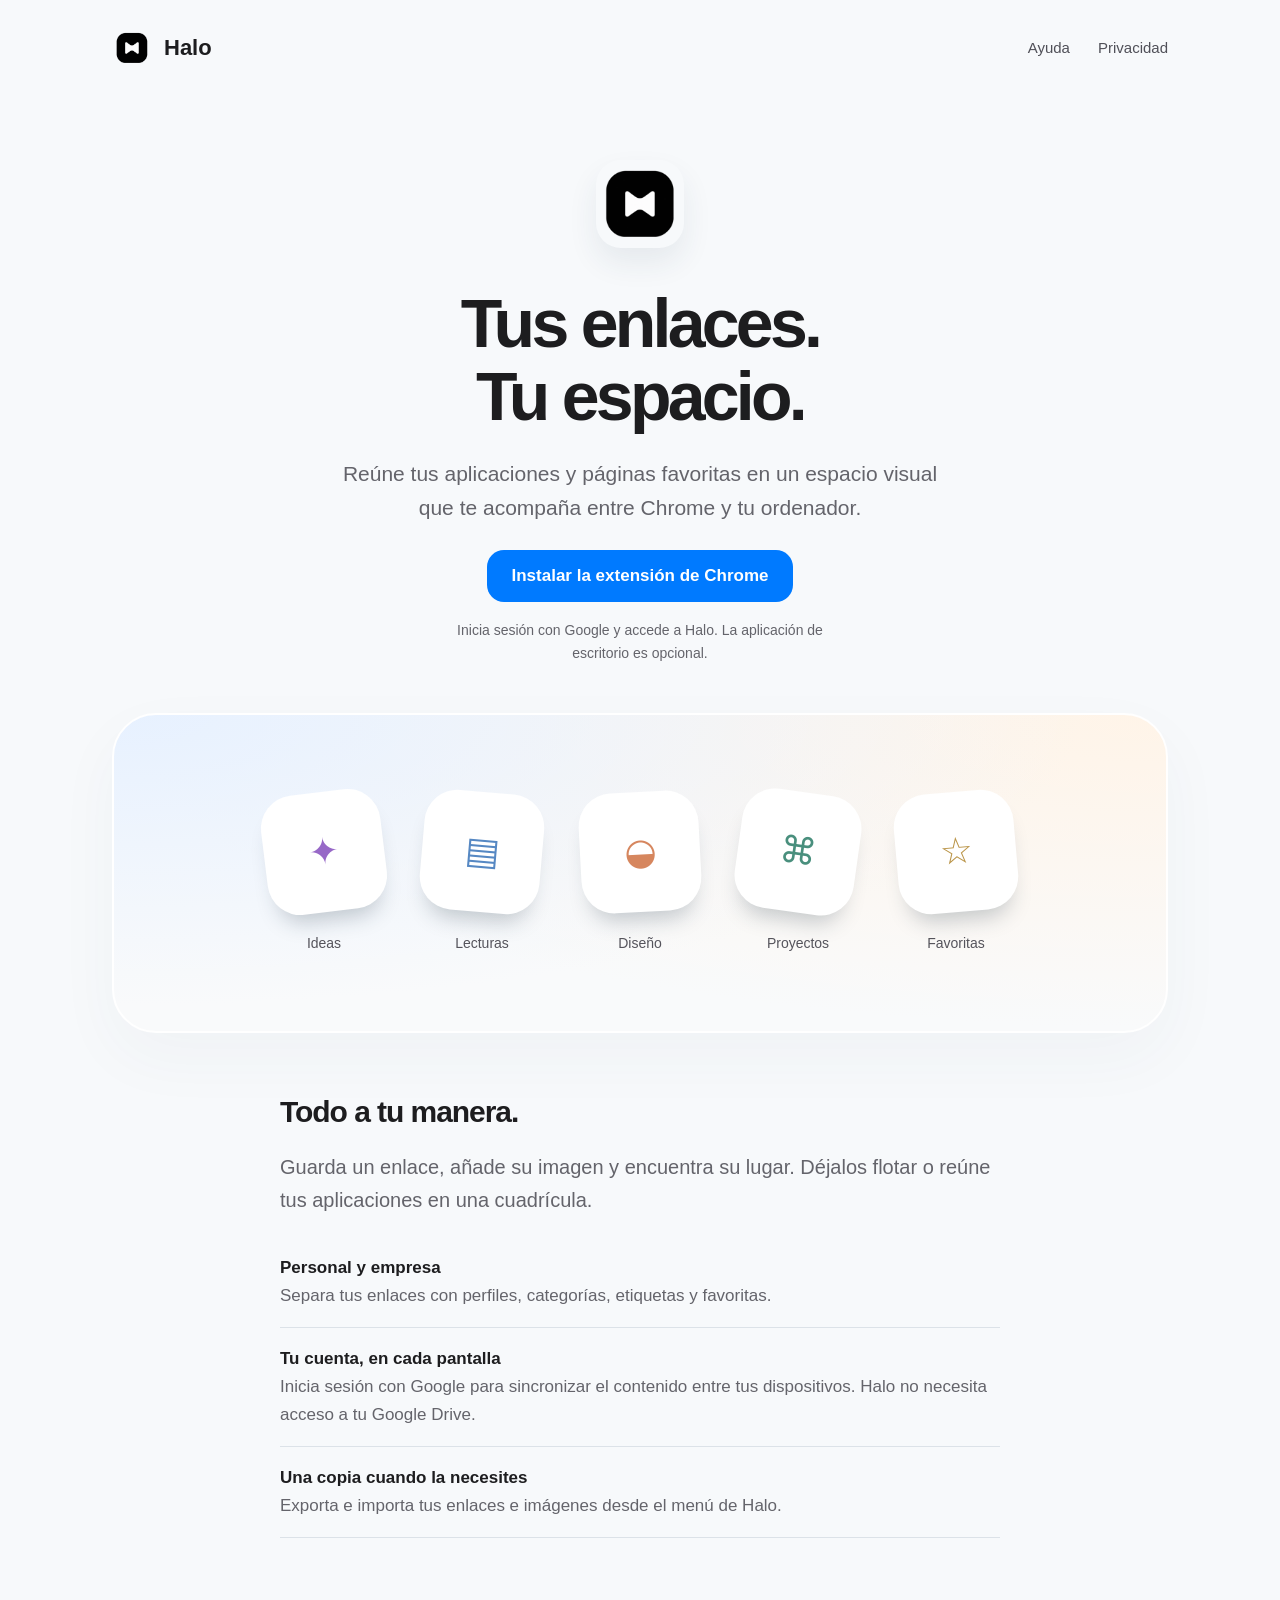
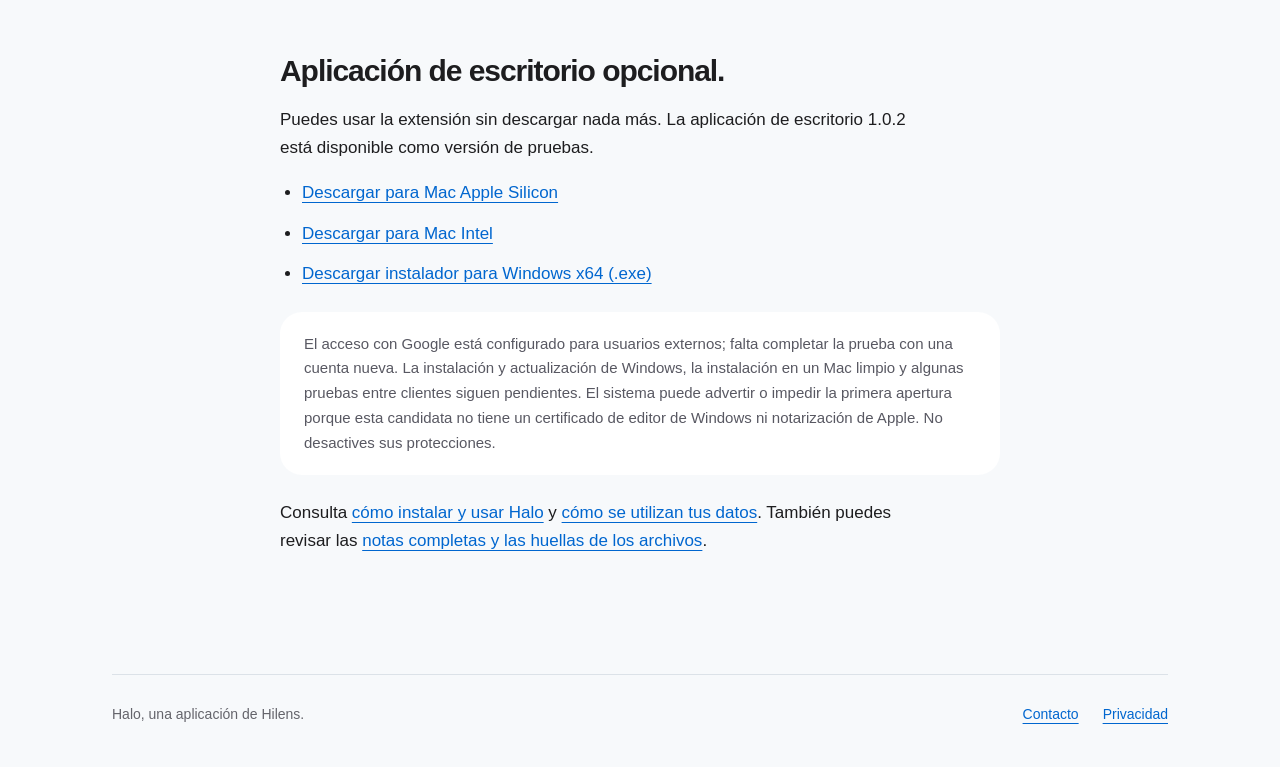
<file: docs/index.html>
<!doctype html>
<html lang="es"><head><meta name="referrer" content="no-referrer"><script src="auth-return.js"></script><meta charset="utf-8"><meta name="viewport" content="width=device-width,initial-scale=1"><title>Halo — tus enlaces, tu espacio</title><meta name="description" content="Organiza tus enlaces y aplicaciones con Halo para Chrome, Mac y Windows. Descargas de prueba, ayuda y privacidad."><link rel="icon" href="[data-uri]"><link rel="stylesheet" href="style.css"></head><body><header><a class="brand" href="./"><img src="[data-uri]" alt="">Halo</a><nav aria-label="Principal"><a href="help.html">Ayuda</a><a href="privacy.html">Privacidad</a></nav></header><main><section class="hero"><img src="[data-uri]" alt="Logotipo de Halo"><h1>Tus enlaces.<br>Tu espacio.</h1><p>Reúne tus aplicaciones y páginas favoritas en un espacio visual que te acompaña entre Chrome y tu ordenador.</p><a class="button" href="https://chromewebstore.google.com/detail/cpfcomldghamahlijcabjcgnepohioef">Instalar la extensión de Chrome</a><p class="note">Inicia sesión con Google y accede a Halo. La aplicación de escritorio es opcional.</p></section><div class="workspace" role="img" aria-label="Ejemplo ilustrativo: accesos flotantes a ideas, lecturas, diseño, proyectos y favoritas"><div class="tile" style="--n:0;--c:#9768c7;--r:-7deg"><span aria-hidden="true">✦</span><small>Ideas</small></div><div class="tile" style="--n:1;--c:#5688c3;--r:5deg"><span aria-hidden="true">▤</span><small>Lecturas</small></div><div class="tile" style="--n:2;--c:#d6865e;--r:-3deg"><span aria-hidden="true">◒</span><small>Diseño</small></div><div class="tile" style="--n:3;--c:#498f7d;--r:8deg"><span aria-hidden="true">⌘</span><small>Proyectos</small></div><div class="tile" style="--n:4;--c:#ba9447;--r:-5deg"><span aria-hidden="true">☆</span><small>Favoritas</small></div></div><section class="intro"><h2>Todo a tu manera.</h2><p>Guarda un enlace, añade su imagen y encuentra su lugar. Déjalos flotar o reúne tus aplicaciones en una cuadrícula.</p><ul class="features"><li><strong>Personal y empresa</strong><span>Separa tus enlaces con perfiles, categorías, etiquetas y favoritas.</span></li><li><strong>Tu cuenta, en cada pantalla</strong><span>Inicia sesión con Google para sincronizar el contenido entre tus dispositivos. Halo no necesita acceso a tu Google Drive.</span></li><li><strong>Una copia cuando la necesites</strong><span>Exporta e importa tus enlaces e imágenes desde el menú de Halo.</span></li></ul></section><section class="downloads" id="descargas"><h2>Aplicación de escritorio opcional.</h2><p>Puedes usar la extensión sin descargar nada más. La aplicación de escritorio 1.0.2 está disponible como versión de pruebas.</p><ul><li><a href="https://github.com/hilenscom/Halo-Releases/releases/download/v1.0.2/Halo-Mac-arm64.zip">Descargar para Mac Apple Silicon</a></li><li><a href="https://github.com/hilenscom/Halo-Releases/releases/download/v1.0.2/Halo-Mac-x64.zip">Descargar para Mac Intel</a></li><li><a href="https://github.com/hilenscom/Halo-Releases/releases/download/v1.0.2/Halo-1.0.2-win-x64.exe">Descargar instalador para Windows x64 (.exe)</a></li></ul><aside>El acceso con Google está configurado para usuarios externos; falta completar la prueba con una cuenta nueva. La instalación y actualización de Windows, la instalación en un Mac limpio y algunas pruebas entre clientes siguen pendientes. El sistema puede advertir o impedir la primera apertura porque esta candidata no tiene un certificado de editor de Windows ni notarización de Apple. No desactives sus protecciones.</aside><p>Consulta <a href="help.html">cómo instalar y usar Halo</a> y <a href="privacy.html">cómo se utilizan tus datos</a>. También puedes revisar las <a href="https://github.com/hilenscom/Halo-Releases/releases/tag/v1.0.2">notas completas y las huellas de los archivos</a>.</p></section></main><footer><span>Halo, una aplicación de Hilens.</span><div><a href="mailto:hilensmedia@gmail.com">Contacto</a><a href="privacy.html">Privacidad</a></div></footer></body></html>
</file>
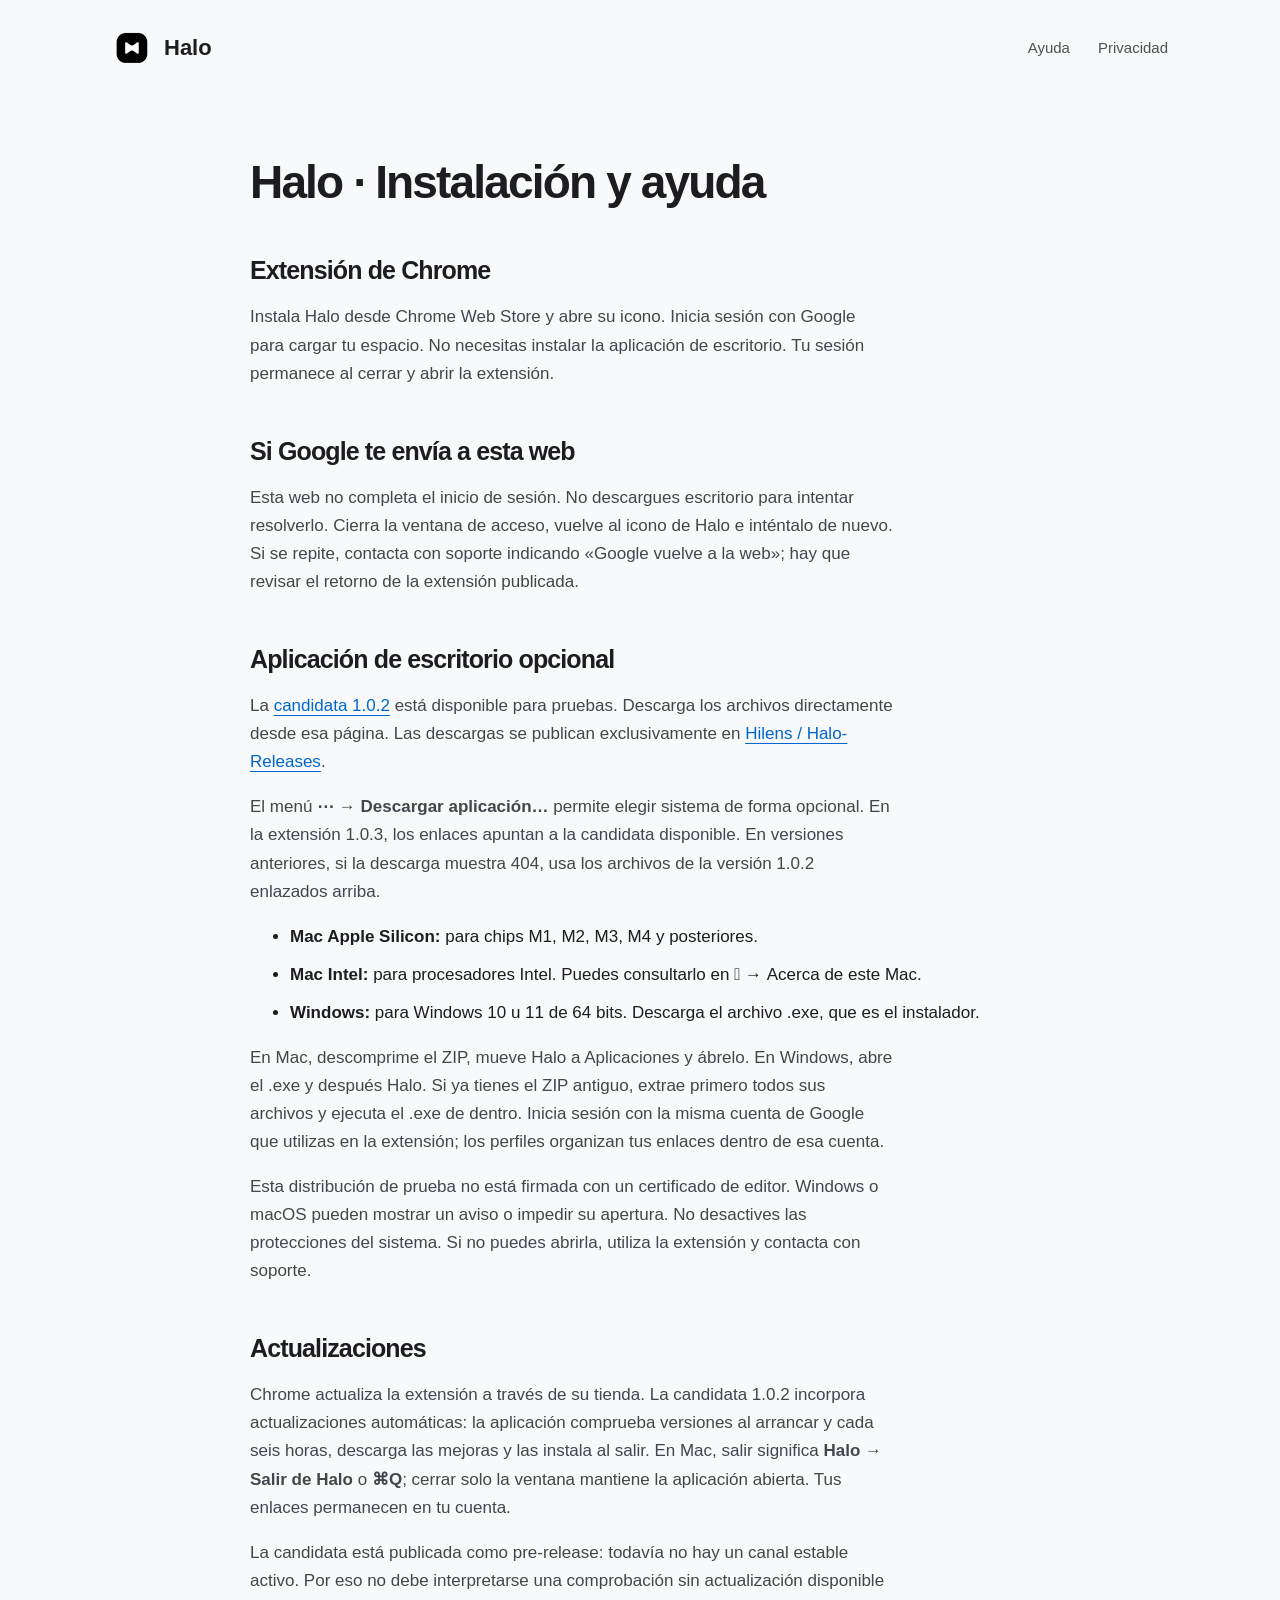
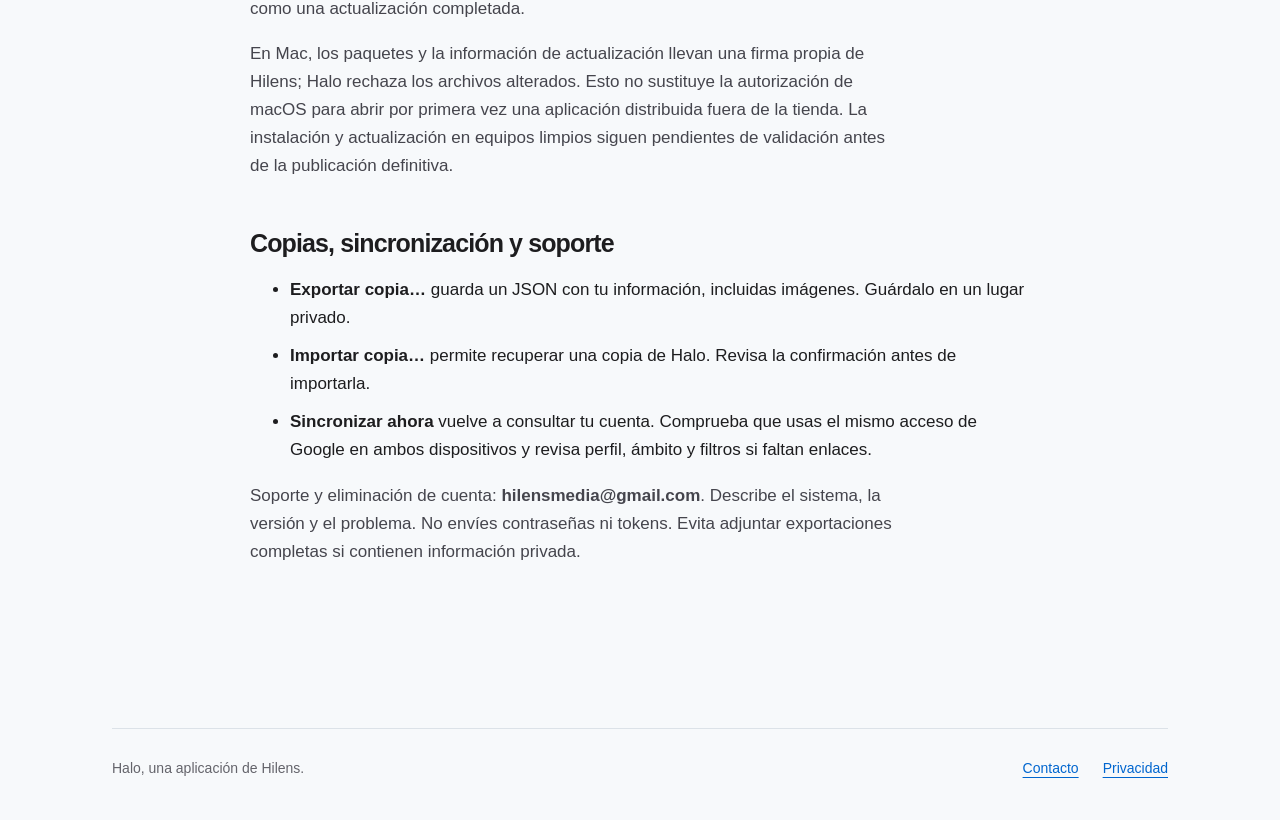
<file: docs/help.html>
<!doctype html>
<html lang="es"><head><meta charset="utf-8"><meta name="viewport" content="width=device-width,initial-scale=1"><title>Instalación y ayuda de Halo</title><meta name="description" content="Instalación y ayuda de Halo — Hilens."><link rel="icon" href="[data-uri]"><link rel="stylesheet" href="style.css"></head><body><header><a class="brand" href="./"><img src="[data-uri]" alt="">Halo</a><nav aria-label="Principal"><a href="help.html">Ayuda</a><a href="privacy.html">Privacidad</a></nav></header><main><article class="prose"><h1>Halo · Instalación y ayuda</h1><h2>Extensión de Chrome</h2><p>Instala Halo desde Chrome Web Store y abre su icono. Inicia sesión con Google para cargar tu espacio. No necesitas instalar la aplicación de escritorio. Tu sesión permanece al cerrar y abrir la extensión.</p><h2>Si Google te envía a esta web</h2><p>Esta web no completa el inicio de sesión. No descargues escritorio para intentar resolverlo. Cierra la ventana de acceso, vuelve al icono de Halo e inténtalo de nuevo. Si se repite, contacta con soporte indicando «Google vuelve a la web»; hay que revisar el retorno de la extensión publicada.</p><h2>Aplicación de escritorio opcional</h2><p>La <a href="https://github.com/hilenscom/Halo-Releases/releases/tag/v1.0.2">candidata 1.0.2</a> está disponible para pruebas. Descarga los archivos directamente desde esa página. Las descargas se publican exclusivamente en <a href="https://github.com/hilenscom/Halo-Releases/releases">Hilens / Halo-Releases</a>.</p><p>El menú <strong>⋯ → Descargar aplicación…</strong> permite elegir sistema de forma opcional. En la extensión 1.0.3, los enlaces apuntan a la candidata disponible. En versiones anteriores, si la descarga muestra 404, usa los archivos de la versión 1.0.2 enlazados arriba.</p><ul><li><strong>Mac Apple Silicon:</strong> para chips M1, M2, M3, M4 y posteriores.</li><li><strong>Mac Intel:</strong> para procesadores Intel. Puedes consultarlo en  → Acerca de este Mac.</li><li><strong>Windows:</strong> para Windows 10 u 11 de 64 bits. Descarga el archivo .exe, que es el instalador.</li></ul><p>En Mac, descomprime el ZIP, mueve Halo a Aplicaciones y ábrelo. En Windows, abre el .exe y después Halo. Si ya tienes el ZIP antiguo, extrae primero todos sus archivos y ejecuta el .exe de dentro. Inicia sesión con la misma cuenta de Google que utilizas en la extensión; los perfiles organizan tus enlaces dentro de esa cuenta.</p><p>Esta distribución de prueba no está firmada con un certificado de editor. Windows o macOS pueden mostrar un aviso o impedir su apertura. No desactives las protecciones del sistema. Si no puedes abrirla, utiliza la extensión y contacta con soporte.</p><h2>Actualizaciones</h2><p>Chrome actualiza la extensión a través de su tienda. La candidata 1.0.2 incorpora actualizaciones automáticas: la aplicación comprueba versiones al arrancar y cada seis horas, descarga las mejoras y las instala al salir. En Mac, salir significa <strong>Halo → Salir de Halo</strong> o <strong>⌘Q</strong>; cerrar solo la ventana mantiene la aplicación abierta. Tus enlaces permanecen en tu cuenta.</p><p>La candidata está publicada como pre-release: todavía no hay un canal estable activo. Por eso no debe interpretarse una comprobación sin actualización disponible como una actualización completada.</p><p>En Mac, los paquetes y la información de actualización llevan una firma propia de Hilens; Halo rechaza los archivos alterados. Esto no sustituye la autorización de macOS para abrir por primera vez una aplicación distribuida fuera de la tienda. La instalación y actualización en equipos limpios siguen pendientes de validación antes de la publicación definitiva.</p><h2>Copias, sincronización y soporte</h2><ul><li><strong>Exportar copia…</strong> guarda un JSON con tu información, incluidas imágenes. Guárdalo en un lugar privado.</li><li><strong>Importar copia…</strong> permite recuperar una copia de Halo. Revisa la confirmación antes de importarla.</li><li><strong>Sincronizar ahora</strong> vuelve a consultar tu cuenta. Comprueba que usas el mismo acceso de Google en ambos dispositivos y revisa perfil, ámbito y filtros si faltan enlaces.</li></ul><p>Soporte y eliminación de cuenta: <strong>hilensmedia@gmail.com</strong>. Describe el sistema, la versión y el problema. No envíes contraseñas ni tokens. Evita adjuntar exportaciones completas si contienen información privada.
</p></article></main><footer><span>Halo, una aplicación de Hilens.</span><div><a href="mailto:hilensmedia@gmail.com">Contacto</a><a href="privacy.html">Privacidad</a></div></footer></body></html>
</file>
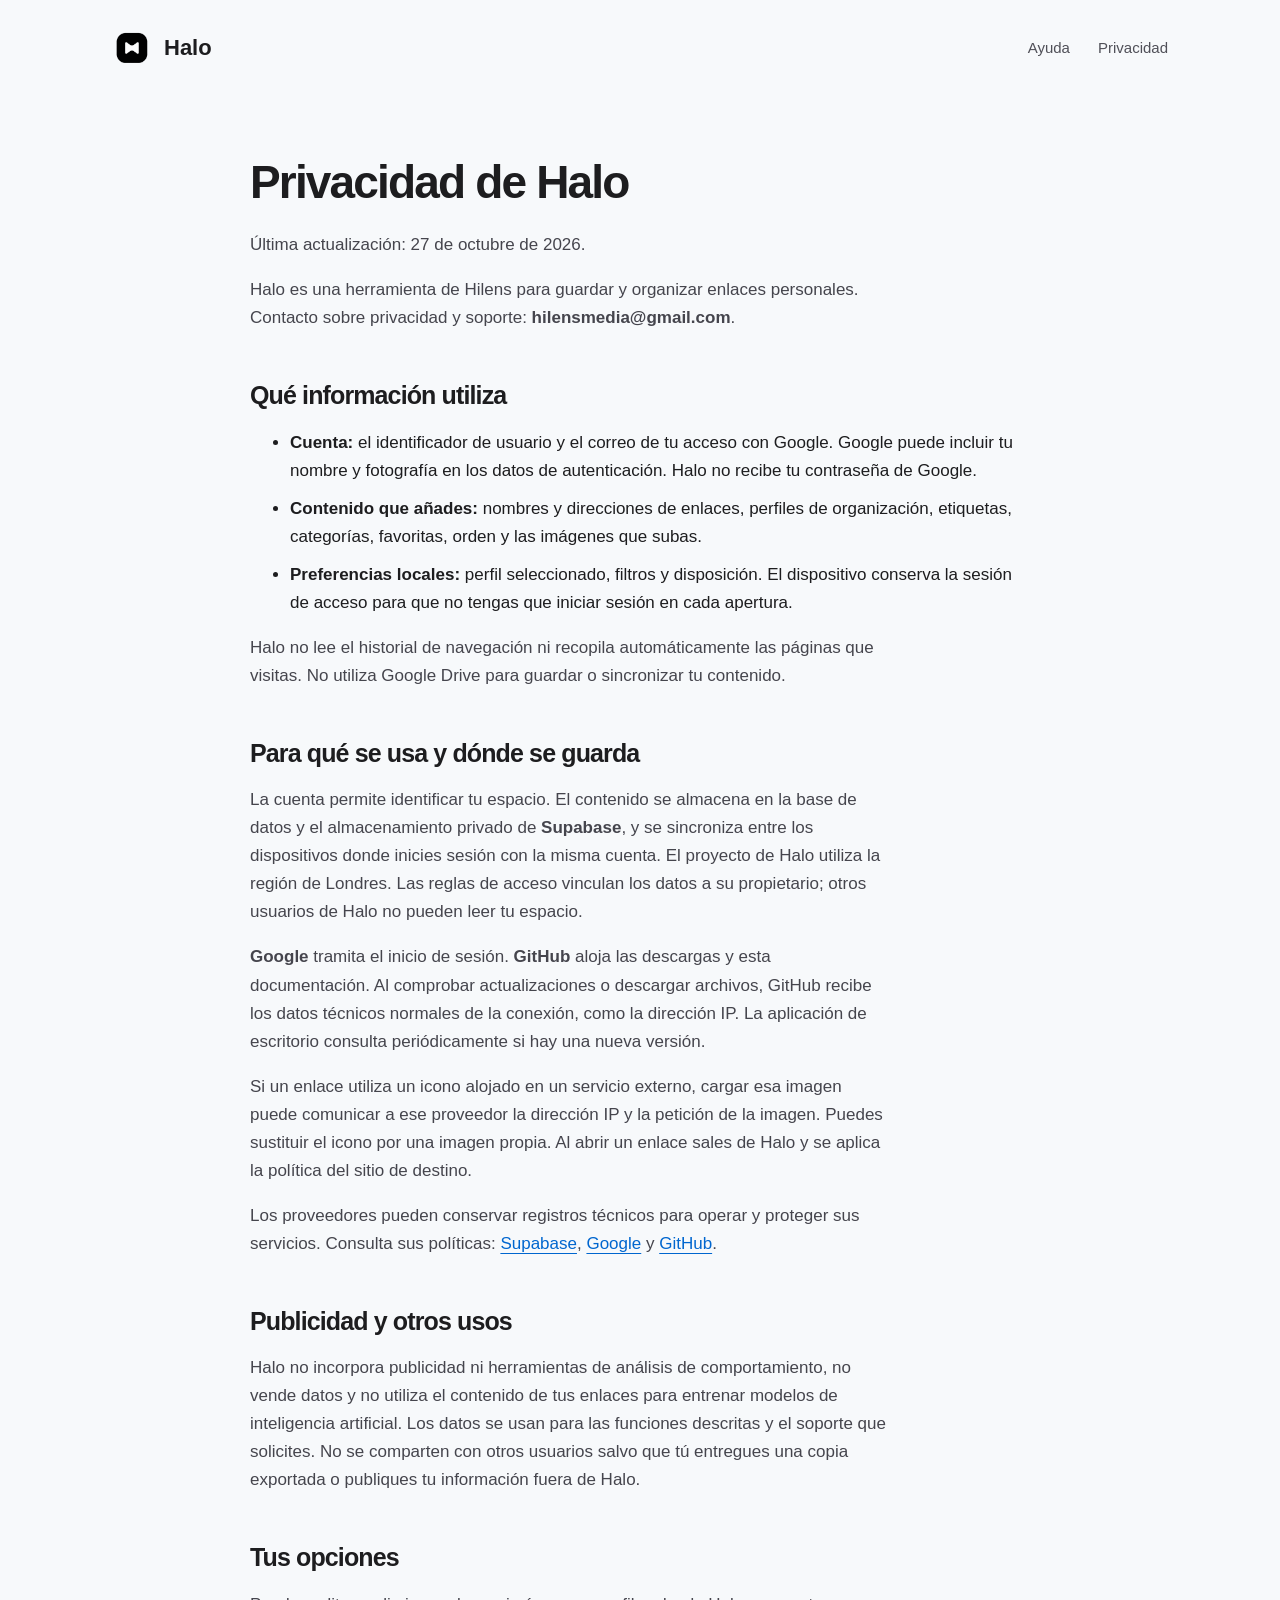
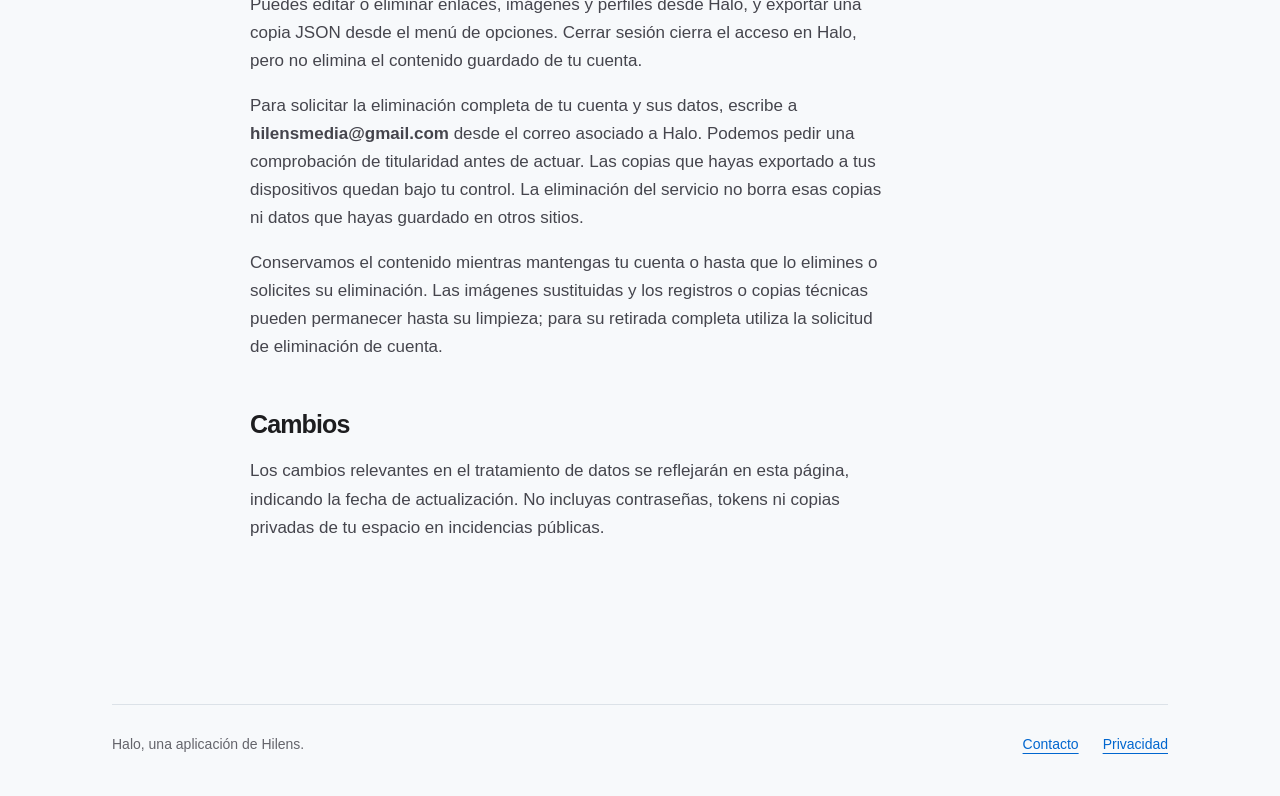
<file: docs/privacy.html>
<!doctype html>
<html lang="es"><head><meta charset="utf-8"><meta name="viewport" content="width=device-width,initial-scale=1"><title>Privacidad de Halo</title><meta name="description" content="Privacidad de Halo — Hilens."><link rel="icon" href="[data-uri]"><link rel="stylesheet" href="style.css"></head><body><header><a class="brand" href="./"><img src="[data-uri]" alt="">Halo</a><nav aria-label="Principal"><a href="help.html">Ayuda</a><a href="privacy.html">Privacidad</a></nav></header><main><article class="prose"><h1>Privacidad de Halo</h1><p>Última actualización: 27 de octubre de 2026.</p><p>Halo es una herramienta de Hilens para guardar y organizar enlaces personales. Contacto sobre privacidad y soporte: <strong>hilensmedia@gmail.com</strong>.</p><h2>Qué información utiliza</h2><ul><li><strong>Cuenta:</strong> el identificador de usuario y el correo de tu acceso con Google. Google puede incluir tu nombre y fotografía en los datos de autenticación. Halo no recibe tu contraseña de Google.</li><li><strong>Contenido que añades:</strong> nombres y direcciones de enlaces, perfiles de organización, etiquetas, categorías, favoritas, orden y las imágenes que subas.</li><li><strong>Preferencias locales:</strong> perfil seleccionado, filtros y disposición. El dispositivo conserva la sesión de acceso para que no tengas que iniciar sesión en cada apertura.</li></ul><p>Halo no lee el historial de navegación ni recopila automáticamente las páginas que visitas. No utiliza Google Drive para guardar o sincronizar tu contenido.</p><h2>Para qué se usa y dónde se guarda</h2><p>La cuenta permite identificar tu espacio. El contenido se almacena en la base de datos y el almacenamiento privado de <strong>Supabase</strong>, y se sincroniza entre los dispositivos donde inicies sesión con la misma cuenta. El proyecto de Halo utiliza la región de Londres. Las reglas de acceso vinculan los datos a su propietario; otros usuarios de Halo no pueden leer tu espacio.</p><p><strong>Google</strong> tramita el inicio de sesión. <strong>GitHub</strong> aloja las descargas y esta documentación. Al comprobar actualizaciones o descargar archivos, GitHub recibe los datos técnicos normales de la conexión, como la dirección IP. La aplicación de escritorio consulta periódicamente si hay una nueva versión.</p><p>Si un enlace utiliza un icono alojado en un servicio externo, cargar esa imagen puede comunicar a ese proveedor la dirección IP y la petición de la imagen. Puedes sustituir el icono por una imagen propia. Al abrir un enlace sales de Halo y se aplica la política del sitio de destino.</p><p>Los proveedores pueden conservar registros técnicos para operar y proteger sus servicios. Consulta sus políticas: <a href="https://supabase.com/privacy">Supabase</a>, <a href="https://policies.google.com/privacy">Google</a> y <a href="https://docs.github.com/en/site-policy/privacy-policies/github-general-privacy-statement">GitHub</a>.</p><h2>Publicidad y otros usos</h2><p>Halo no incorpora publicidad ni herramientas de análisis de comportamiento, no vende datos y no utiliza el contenido de tus enlaces para entrenar modelos de inteligencia artificial. Los datos se usan para las funciones descritas y el soporte que solicites. No se comparten con otros usuarios salvo que tú entregues una copia exportada o publiques tu información fuera de Halo.</p><h2>Tus opciones</h2><p>Puedes editar o eliminar enlaces, imágenes y perfiles desde Halo, y exportar una copia JSON desde el menú de opciones. Cerrar sesión cierra el acceso en Halo, pero no elimina el contenido guardado de tu cuenta.</p><p>Para solicitar la eliminación completa de tu cuenta y sus datos, escribe a <strong>hilensmedia@gmail.com</strong> desde el correo asociado a Halo. Podemos pedir una comprobación de titularidad antes de actuar. Las copias que hayas exportado a tus dispositivos quedan bajo tu control. La eliminación del servicio no borra esas copias ni datos que hayas guardado en otros sitios.</p><p>Conservamos el contenido mientras mantengas tu cuenta o hasta que lo elimines o solicites su eliminación. Las imágenes sustituidas y los registros o copias técnicas pueden permanecer hasta su limpieza; para su retirada completa utiliza la solicitud de eliminación de cuenta.</p><h2>Cambios</h2><p>Los cambios relevantes en el tratamiento de datos se reflejarán en esta página, indicando la fecha de actualización. No incluyas contraseñas, tokens ni copias privadas de tu espacio en incidencias públicas.
</p></article></main><footer><span>Halo, una aplicación de Hilens.</span><div><a href="mailto:hilensmedia@gmail.com">Contacto</a><a href="privacy.html">Privacidad</a></div></footer></body></html>
</file>
<file: docs/style.css>
*{box-sizing:border-box}html{scroll-behavior:smooth}body{margin:0;color:#1d1d1f;background:#f7f9fb;font-family:-apple-system,BlinkMacSystemFont,"Segoe UI",sans-serif;font-size:17px;line-height:1.65}a{color:#0066cf;text-underline-offset:4px}a:focus-visible{outline:3px solid #007aff;outline-offset:6px;border-radius:6px}header{max-width:1120px;margin:auto;padding:28px 32px;display:flex;align-items:center;justify-content:space-between;gap:24px}header a{text-decoration:none;color:inherit}header .brand{display:flex;align-items:center;gap:12px;font-weight:600;font-size:22px}header img{width:40px;height:40px;border-radius:12px}nav{display:flex;gap:28px;font-size:15px;color:#505058}main{max-width:1120px;margin:auto;padding:32px}.hero{text-align:center;max-width:780px;margin:32px auto 0}.hero>img{width:88px;height:88px;border-radius:25px;box-shadow:0 15px 30px #253e5915}h1{font-size:clamp(40px,6vw,68px);line-height:1.07;letter-spacing:-.055em;font-weight:650;margin:30px 0 24px}h2{font-size:30px;letter-spacing:-.035em;line-height:1.25;margin:48px 0 16px}p{max-width:68ch} .hero p{margin:0 auto 24px;color:#64646b;font-size:21px;max-width:53ch}.button{display:inline-block;padding:12px 25px;border-radius:17px;background:#007aff;color:white;text-decoration:none;font-weight:600}.button:hover{background:#006be1}.note{font-size:14px!important;color:#64646b!important;margin-top:17px!important}.workspace{margin:48px auto 60px;min-height:320px;padding:42px;border-radius:44px;position:relative;display:flex;align-items:center;justify-content:center;gap:38px;flex-wrap:wrap;background:radial-gradient(ellipse at 0 0,#e7f1ff,transparent 65%),radial-gradient(ellipse at 100% 0,#fff4e8,transparent 70%),#f9fafb;border:2px solid white;box-shadow:0 24px 65px #314d6a0a}.tile{width:120px;text-align:center;animation:float 12s ease-in-out infinite;animation-delay:calc(var(--n)*-2s)}.tile span{display:grid;place-items:center;aspect-ratio:1;border-radius:33px;background:white;box-shadow:0 17px 21px -10px #20344440;font-size:37px;color:var(--c);transform:rotate(var(--r))}.tile small{display:block;margin-top:20px;color:#55545c;font-size:14px}.intro{max-width:720px;margin:0 auto 60px}.intro>p{font-size:20px;color:#64646b}.features{padding:0;list-style:none}.features li{padding:17px 0;border-bottom:1px solid #dce2e8}.features strong{display:block;font-weight:600}.features span{color:#64646b}.downloads{max-width:720px;margin:0 auto;padding-top:6px}.downloads ul{padding-left:22px}.downloads li{margin:12px 0}.downloads aside{padding:20px 24px;background:white;border-radius:22px;font-size:15px;color:#585862;margin:24px 0}.prose{max-width:780px;margin:10px auto 60px}.prose h1{font-size:46px;letter-spacing:-.04em}.prose h2{font-size:25px}.prose li{margin:10px 0}.prose p{color:#45454d}footer{border-top:1px solid #dce2e8;max-width:1056px;margin:70px auto 0;padding:28px 0 40px;display:flex;justify-content:space-between;gap:20px;font-size:14px;color:#64646b}footer div{display:flex;gap:24px}@keyframes float{0%,100%{transform:translateY(0)}50%{transform:translateY(-13px)}}@media(prefers-reduced-motion:reduce){html{scroll-behavior:auto}.tile{animation:none}}@media(max-width:600px){header{padding:22px}nav{gap:18px}main{padding:20px}.hero{margin-top:18px}.hero p{font-size:19px}.workspace{gap:25px;padding:34px 20px;border-radius:30px;margin:35px 0}.tile{width:80px}.tile span{border-radius:23px;font-size:28px}.tile small{margin-top:13px}.intro>p{font-size:18px}.prose h1{font-size:36px}footer{margin:50px 22px 0;flex-direction:column}}
</file>
